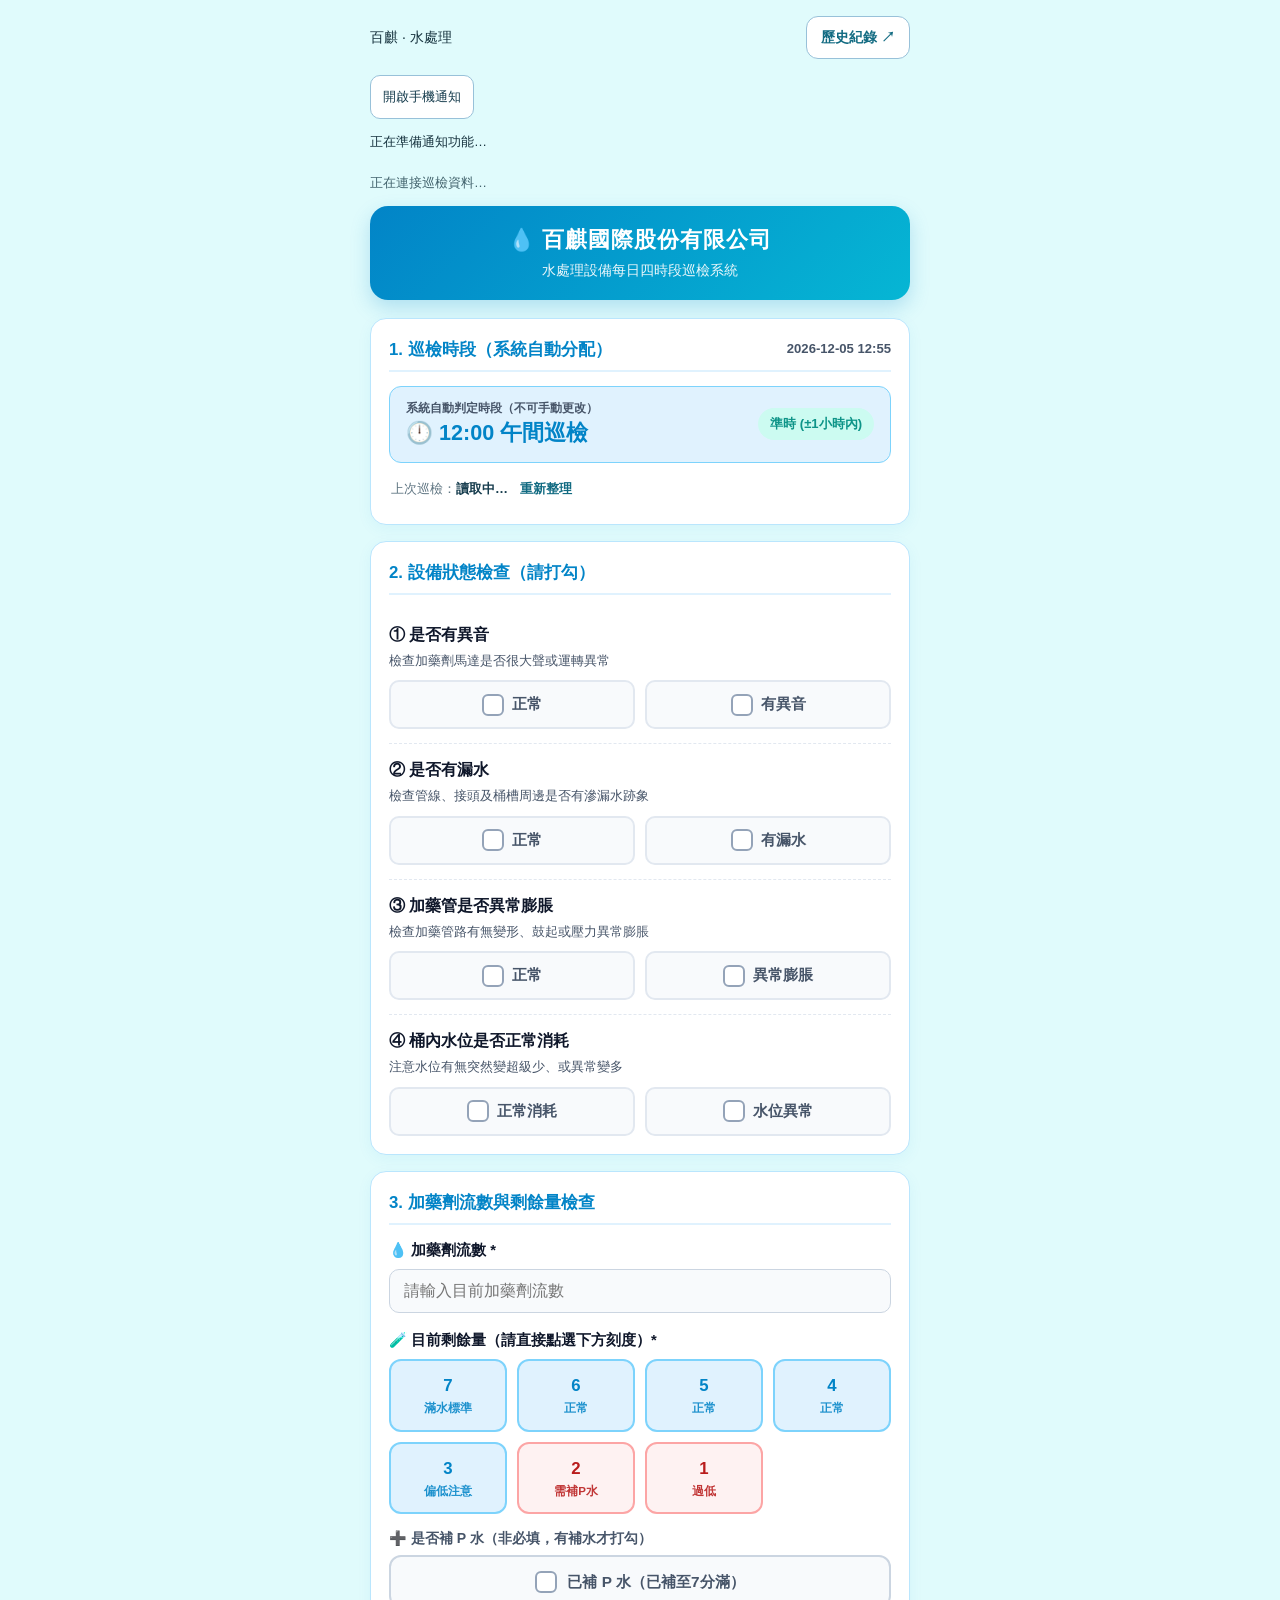
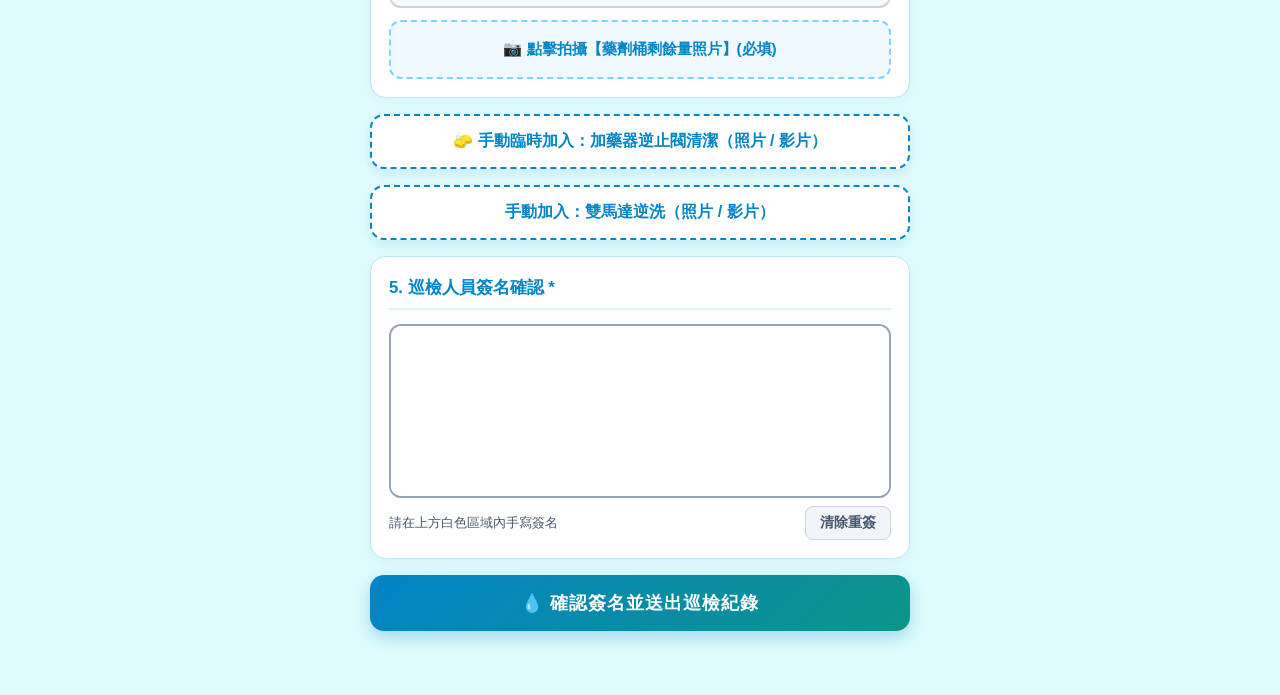
<file: index.html>
<!DOCTYPE html>
<html lang="zh-TW">
<head>
  <meta charset="UTF-8">
  <meta name="viewport" content="width=device-width, initial-scale=1.0, maximum-scale=1.0, user-scalable=no">
  <title>百麒國際股份有限公司 - 水處理巡檢系統</title>
  <style>
    :root {
      --bg-water: #F0F8FF;
      --bg-gradient: linear-gradient(160deg, #E0F4FF 0%, #F4FBFF 50%, #E6F7FF 100%);
      --card-bg: #FFFFFF;
      --aqua-primary: #0284C7;
      --aqua-light: #38BDF8;
      --aqua-soft: #E0F2FE;
      --teal-ok: #0D9488;
      --teal-soft: #CCFBF1;
      --coral-danger: #B91C1C;
      --coral-soft: #FEF2F2;
      --amber-warn: #D97706;
      --amber-soft: #FEF3C7;
      --text-main: #0F172A;
      --text-sub: #475569;
      --border-color: #BAE6FD;
    }

    * {
      box-sizing: border-box;
      -webkit-tap-highlight-color: transparent;
      font-family: -apple-system, BlinkMacSystemFont, "Segoe UI", Roboto, "Helvetica Neue", Arial, sans-serif;
    }

    body {
      margin: 0;
      padding: 16px;
      background: var(--bg-gradient);
      background-attachment: fixed;
      color: var(--text-main);
      line-height: 1.5;
    }

    .container {
      max-width: 540px;
      margin: 0 auto;
      padding-bottom: 48px;
    }

    header {
      text-align: center;
      margin-bottom: 18px;
      padding: 18px 16px;
      background: linear-gradient(135deg, #0284C7 0%, #06B6D4 100%);
      color: #FFFFFF;
      border-radius: 18px;
      box-shadow: 0 8px 20px rgba(2, 132, 199, 0.22);
    }

    header h1 {
      font-size: 1.35rem;
      margin: 0 0 4px 0;
      letter-spacing: 1px;
      font-weight: 800;
    }

    header p {
      margin: 0;
      font-size: 0.88rem;
      opacity: 0.92;
    }

    .card {
      background-color: var(--card-bg);
      border-radius: 16px;
      padding: 18px;
      margin-bottom: 16px;
      border: 1px solid var(--border-color);
      box-shadow: 0 4px 15px rgba(2, 132, 199, 0.06);
    }

    .section-title {
      font-size: 1.05rem;
      font-weight: 700;
      margin: 0 0 14px 0;
      color: var(--aqua-primary);
      display: flex;
      align-items: center;
      justify-content: space-between;
      gap: 8px;
      flex-wrap: wrap;
      border-bottom: 2px solid var(--aqua-soft);
      padding-bottom: 8px;
    }

    .auto-shift-banner {
      display: flex;
      align-items: center;
      justify-content: space-between;
      background: var(--aqua-soft);
      border: 1.5px solid #7DD3FC;
      border-radius: 12px;
      padding: 12px 16px;
      margin-bottom: 0;
    }

    .shift-info-left {
      display: flex;
      flex-direction: column;
    }

    .shift-label-small {
      font-size: 0.78rem;
      color: var(--text-sub);
      font-weight: 600;
    }

    .shift-value-large {
      font-size: 1.35rem;
      font-weight: 800;
      color: var(--aqua-primary);
    }

    .shift-status-pill {
      padding: 6px 12px;
      border-radius: 999px;
      font-size: 0.82rem;
      font-weight: 700;
      background-color: var(--teal-soft);
      color: var(--teal-ok);
    }

    .shift-status-pill.warn {
      background-color: var(--amber-soft);
      color: var(--amber-warn);
    }

    .shift-status-pill.danger {
      background-color: var(--coral-soft);
      color: var(--coral-danger);
    }

    .input-group {
      margin-bottom: 14px;
    }

    .input-group:last-child {
      margin-bottom: 0;
    }

    .input-group label {
      display: block;
      font-size: 0.92rem;
      font-weight: 600;
      margin-bottom: 8px;
      color: var(--text-main);
    }

    input[type="text"],
    input[type="number"],
    textarea,
    select {
      width: 100%;
      padding: 12px 14px;
      background-color: #F8FAFC;
      border: 1.5px solid #CBD5E1;
      border-radius: 10px;
      color: var(--text-main);
      font-size: 1rem;
      transition: all 0.2s;
    }

    input:focus, textarea:focus, select:focus {
      outline: none;
      border-color: var(--aqua-primary);
      background-color: #FFFFFF;
      box-shadow: 0 0 0 3px rgba(2, 132, 199, 0.15);
    }

    .check-item {
      padding: 14px 0;
      border-bottom: 1px dashed #E2E8F0;
    }

    .check-item:last-child {
      border-bottom: none;
      padding-bottom: 0;
    }

    .check-title {
      font-size: 1rem;
      font-weight: 700;
      margin-bottom: 4px;
      color: var(--text-main);
    }

    .check-desc {
      font-size: 0.82rem;
      color: var(--text-sub);
      margin-bottom: 10px;
    }

    .check-boxes {
      display: grid;
      grid-template-columns: 1fr 1fr;
      gap: 10px;
    }

    .box-option {
      display: block;
      width: 100%;
      margin: 0;
    }

    .box-input {
      display: none;
    }

    .box-label {
      display: flex;
      align-items: center;
      justify-content: center;
      gap: 8px;
      padding: 11px 10px;
      background-color: #F8FAFC;
      border: 2px solid #E2E8F0;
      border-radius: 10px;
      cursor: pointer;
      font-weight: 700;
      font-size: 0.95rem;
      color: var(--text-sub);
      transition: all 0.18s;
      width: 100%;
    }

    .box-tick {
      width: 22px;
      height: 22px;
      border: 2px solid #94A3B8;
      border-radius: 6px;
      display: inline-flex;
      align-items: center;
      justify-content: center;
      font-size: 14px;
      color: transparent;
      background-color: #FFFFFF;
    }

    .box-input.normal:checked + .box-label {
      border-color: var(--teal-ok);
      background-color: var(--teal-soft);
      color: #0F766E;
    }
    .box-input.normal:checked + .box-label .box-tick {
      background-color: var(--teal-ok);
      border-color: var(--teal-ok);
      color: #FFFFFF;
    }

    .box-input.abnormal:checked + .box-label {
      border-color: var(--coral-danger);
      background-color: var(--coral-soft);
      color: var(--coral-danger);
    }
    .box-input.abnormal:checked + .box-label .box-tick {
      background-color: var(--coral-danger);
      border-color: var(--coral-danger);
      color: #FFFFFF;
    }

    .refill-check-wrap {
      margin-top: 14px;
      margin-bottom: 12px;
    }

    .refill-check-input {
      display: none;
    }

    .refill-check-label {
      display: flex;
      align-items: center;
      justify-content: center;
      gap: 10px;
      padding: 13px 14px;
      background-color: #F8FAFC;
      border: 2px solid #CBD5E1;
      border-radius: 12px;
      cursor: pointer;
      font-weight: 700;
      font-size: 0.96rem;
      color: var(--text-sub);
      transition: all 0.2s;
      user-select: none;
    }

    .refill-check-input:checked + .refill-check-label {
      border-color: var(--teal-ok);
      background-color: var(--teal-soft);
      color: #0F766E;
      box-shadow: 0 3px 10px rgba(13, 148, 136, 0.18);
    }

    .refill-check-input:checked + .refill-check-label .box-tick {
      background-color: var(--teal-ok);
      border-color: var(--teal-ok);
      color: #FFFFFF;
    }

    .photo-upload-box {
      display: block;
      width: 100%;
      border: 2px dashed #7DD3FC;
      border-radius: 12px;
      padding: 16px;
      text-align: center;
      background-color: #F0F9FF;
      cursor: pointer;
      transition: all 0.2s;
      margin-top: 10px;
    }

    .photo-upload-box:hover {
      background-color: #E0F2FE;
    }

    .photo-upload-box.required-alert {
      border-color: var(--coral-danger);
      background-color: #FEF2F2;
    }

    .photo-upload-box input[type="file"] {
      display: none;
    }

    .upload-btn-text {
      font-size: 0.95rem;
      color: var(--aqua-primary);
      font-weight: 700;
      display: block;
    }

    .photo-upload-box.required-alert .upload-btn-text {
      color: var(--coral-danger);
    }

    .preview-img {
      max-width: 100%;
      max-height: 220px;
      border-radius: 10px;
      margin-top: 10px;
      display: none;
      box-shadow: 0 2px 8px rgba(0,0,0,0.12);
    }

    .multi-media-grid {
      display: grid;
      grid-template-columns: repeat(auto-fill, minmax(110px, 1fr));
      gap: 8px;
      margin-top: 10px;
    }

    .media-thumb-card {
      position: relative;
      background: #FFFFFF;
      border: 1.5px solid #BAE6FD;
      border-radius: 10px;
      padding: 4px;
      box-shadow: 0 2px 6px rgba(0,0,0,0.08);
    }

    .media-thumb-card img,
    .media-thumb-card video {
      width: 100%;
      height: 92px;
      object-fit: cover;
      border-radius: 7px;
      display: block;
      background: #0F172A;
    }

    .media-type-badge {
      position: absolute;
      bottom: 8px;
      left: 8px;
      background: rgba(15, 23, 42, 0.78);
      color: #FFFFFF;
      font-size: 0.68rem;
      font-weight: 700;
      padding: 2px 6px;
      border-radius: 5px;
    }

    .media-remove-btn {
      position: absolute;
      top: -6px;
      right: -6px;
      width: 22px;
      height: 22px;
      border-radius: 50%;
      background: var(--coral-danger);
      color: #FFFFFF;
      border: 2px solid #FFFFFF;
      font-size: 12px;
      font-weight: 800;
      line-height: 1;
      cursor: pointer;
      display: flex;
      align-items: center;
      justify-content: center;
      box-shadow: 0 2px 5px rgba(0,0,0,0.25);
    }

    .level-grid {
      display: grid;
      grid-template-columns: repeat(4, 1fr);
      gap: 10px;
      margin-bottom: 6px;
    }

    .level-btn {
      padding: 12px 6px;
      border-radius: 12px;
      background-color: var(--aqua-soft);
      border: 2px solid #7DD3FC;
      color: var(--aqua-primary);
      font-weight: 800;
      font-size: 1.05rem;
      cursor: pointer;
      user-select: none;
      text-align: center;
      transition: all 0.18s;
      display: flex;
      flex-direction: column;
      align-items: center;
      justify-content: center;
      gap: 2px;
    }

    .level-btn .sub-tag {
      font-size: 0.72rem;
      font-weight: 700;
      opacity: 0.88;
    }

    .level-btn.low-btn {
      background-color: #FEF2F2;
      border-color: #FCA5A5;
      color: var(--coral-danger);
    }

    .level-btn.selected-normal {
      background-color: var(--aqua-primary);
      border-color: var(--aqua-primary);
      color: #FFFFFF;
      box-shadow: 0 4px 12px rgba(2, 132, 199, 0.35);
      transform: translateY(-1px);
    }

    .level-btn.low-btn.selected-low {
      background-color: var(--coral-danger);
      border-color: var(--coral-danger);
      color: #FFFFFF;
      box-shadow: 0 4px 12px rgba(225, 29, 72, 0.35);
      transform: translateY(-1px);
    }

    .pwater-alert {
      display: none;
      margin-top: 12px;
      margin-bottom: 12px;
      padding: 14px 16px;
      border-radius: 12px;
      background-color: var(--coral-soft);
      border: 2px solid var(--coral-danger);
      color: var(--coral-danger);
      font-weight: 800;
      font-size: 1.02rem;
      text-align: center;
      line-height: 1.5;
      animation: pulseAlert 1.5s infinite;
    }

    @keyframes pulseAlert {
      0% { transform: scale(1); }
      50% { transform: scale(1.02); }
      100% { transform: scale(1); }
    }

    .manual-valve-btn-wrap {
      display: block;
      margin-bottom: 16px;
    }

    .manual-valve-btn {
      width: 100%;
      padding: 15px 16px;
      border-radius: 14px;
      border: 2px dashed #0284C7;
      background-color: #FFFFFF;
      color: var(--aqua-primary);
      font-size: 1rem;
      font-weight: 800;
      cursor: pointer;
      display: flex;
      align-items: center;
      justify-content: center;
      gap: 8px;
      box-shadow: 0 4px 12px rgba(2, 132, 199, 0.12);
      transition: all 0.2s;
    }

    .manual-valve-btn:active {
      transform: scale(0.99);
      background-color: var(--aqua-soft);
    }

    .valve-card {
      display: none;
      border: 2.5px solid #0284C7;
      background: linear-gradient(180deg, #FFFFFF 0%, #F0F9FF 100%);
      position: relative;
    }

    .cancel-manual-valve-btn {
      padding: 5px 11px;
      border-radius: 8px;
      border: 1.5px solid #94A3B8;
      background-color: #F1F5F9;
      color: #475569;
      font-size: 0.8rem;
      font-weight: 700;
      cursor: pointer;
    }

    .valve-lock-notice {
      background-color: #FEF2F2;
      border: 1.5px solid #FCA5A5;
      color: var(--coral-danger);
      font-size: 0.85rem;
      font-weight: 700;
      padding: 10px 12px;
      border-radius: 10px;
      margin-bottom: 12px;
    }

    .valve-slot-card {
      background-color: #FFFFFF;
      border: 1.5px solid #BAE6FD;
      border-radius: 12px;
      padding: 12px;
      margin-bottom: 12px;
    }

    .valve-slot-card.missing-slot {
      border-color: var(--coral-danger);
      background-color: #FFF9FA;
    }

    .valve-slot-header {
      display: flex;
      justify-content: space-between;
      align-items: center;
      margin-bottom: 8px;
      font-weight: 700;
      font-size: 0.92rem;
      color: var(--aqua-primary);
    }

    .valve-slot-card.missing-slot .valve-slot-header {
      color: var(--coral-danger);
    }

    .valve-sub-title {
      font-size: 0.98rem;
      font-weight: 800;
      color: var(--aqua-primary);
      margin: 14px 0 8px 0;
    }

    .sig-wrapper {
      border: 2px solid #94A3B8;
      border-radius: 12px;
      background-color: #FFFFFF;
      overflow: hidden;
      position: relative;
    }

    #signatureCanvas {
      width: 100%;
      height: 170px;
      display: block;
      touch-action: none;
      cursor: crosshair;
    }

    .sig-actions {
      display: flex;
      justify-content: space-between;
      align-items: center;
      margin-top: 8px;
    }

    .clear-sig-btn {
      padding: 7px 14px;
      border-radius: 8px;
      border: 1px solid #CBD5E1;
      background-color: #F1F5F9;
      color: var(--text-sub);
      font-weight: 600;
      font-size: 0.85rem;
      cursor: pointer;
    }

    #abnormalSection {
      display: none;
      border: 2px solid var(--coral-danger);
      background-color: #FFF5F5;
    }

    .submit-btn {
      width: 100%;
      padding: 16px;
      background: linear-gradient(135deg, #0284C7 0%, #0D9488 100%);
      color: #FFFFFF;
      border: none;
      border-radius: 14px;
      font-size: 1.1rem;
      font-weight: 800;
      cursor: pointer;
      letter-spacing: 1px;
      box-shadow: 0 6px 16px rgba(2, 132, 199, 0.3);
    }

    .submit-btn:disabled {
      opacity: 0.55;
      cursor: not-allowed;
    }

    .status-msg {
      margin-top: 14px;
      padding: 14px;
      border-radius: 12px;
      text-align: center;
      display: none;
      font-weight: 700;
    }

    .status-msg.success {
      display: block;
      background-color: var(--teal-soft);
      color: #0F766E;
      border: 1px solid #5EEAD4;
    }

    .status-msg.error {
      display: block;
      background-color: var(--coral-soft);
      color: var(--coral-danger);
      border: 1px solid #FCA5A5;
    }
  </style>
<link rel="stylesheet" href="app.css?v=20261120-rules2">
<script src="config.js"></script><script src="transport.js?v=20261120-4"></script><script src="history-core.js?v=20261120-rules2"></script><script src="inspection.js?v=20261120-rules2" defer></script>
<link rel="manifest" href="manifest.webmanifest">
<meta name="apple-mobile-web-app-capable" content="yes">
<meta name="apple-mobile-web-app-title" content="水處理巡檢">
<script src="push.js?v=1" defer></script>
<script src="https://cdn.onesignal.com/sdks/web/v16/OneSignalSDK.page.js" defer></script>
</head>
<body>

<div class="container">
  <nav class="top-nav"><span>百麒 · 水處理</span><a href="history.html">歷史紀錄 ↗</a></nav>
<div style="margin:12px 0;font-size:13px"><button id="enablePush" type="button" style="padding:12px;border:1px solid #98c1d9;border-radius:10px;background:white;color:#173d4e" disabled>開啟手機通知</button><p id="pushStatus" role="status">正在準備通知功能…</p></div>
<div id="connectionStatus" class="connection-status" role="status">正在連接巡檢資料…</div><header>
    <h1>💧 百麒國際股份有限公司</h1>
    <p>水處理設備每日四時段巡檢系統</p>
  </header>

  <form id="inspectionForm" onsubmit="handleSubmit(event)">
    <!-- 1. 自動分配時段 -->
    <div class="card">
      <div class="section-title">
        <span>1. 巡檢時段（系統自動分配）</span>
        <span id="currentDateTime" style="font-size: 0.82rem; color: var(--text-sub); font-weight: 600;"></span>
      </div>

      <div class="auto-shift-banner">
        <div class="shift-info-left">
          <span class="shift-label-small">系統自動判定時段（不可手動更改）</span>
          <span class="shift-value-large" id="autoShiftDisplay">計算中...</span>
        </div>
        <span id="shiftStatusPill" class="shift-status-pill">判定中</span>
      </div>
      <p class="last-inspection-inline" aria-live="polite">上次巡檢：<strong id="lastInspectionTime">讀取中…</strong><button type="button" onclick="refreshLastInspection()" aria-label="重新整理上次巡檢時間">重新整理</button></p>
    </div>

    <!-- 2. 設備狀態打勾檢查 (4項) -->
    <div class="card">
      <div class="section-title">2. 設備狀態檢查（請打勾）</div>

      <!-- ① 是否有異音 -->
      <div class="check-item">
        <div class="check-title">① 是否有異音</div>
        <div class="check-desc">檢查加藥劑馬達是否很大聲或運轉異常</div>
        <div class="check-boxes">
          <label class="box-option">
            <input type="radio" name="noiseCheck" value="正常(無異音)" class="box-input normal" onchange="checkAbnormalState()" required>
            <div class="box-label"><span class="box-tick">✓</span> 正常</div>
          </label>
          <label class="box-option">
            <input type="radio" name="noiseCheck" value="異常(有異音)" class="box-input abnormal" onchange="checkAbnormalState()">
            <div class="box-label"><span class="box-tick">!</span> 有異音</div>
          </label>
        </div>
      </div>

      <!-- ② 是否有漏水 -->
      <div class="check-item">
        <div class="check-title">② 是否有漏水</div>
        <div class="check-desc">檢查管線、接頭及桶槽周邊是否有滲漏水跡象</div>
        <div class="check-boxes">
          <label class="box-option">
            <input type="radio" name="leakCheck" value="正常(無漏水)" class="box-input normal" onchange="checkAbnormalState()" required>
            <div class="box-label"><span class="box-tick">✓</span> 正常</div>
          </label>
          <label class="box-option">
            <input type="radio" name="leakCheck" value="異常(有漏水)" class="box-input abnormal" onchange="checkAbnormalState()">
            <div class="box-label"><span class="box-tick">!</span> 有漏水</div>
          </label>
        </div>
      </div>

      <!-- ③ 加藥管是否異常膨脹 -->
      <div class="check-item">
        <div class="check-title">③ 加藥管是否異常膨脹</div>
        <div class="check-desc">檢查加藥管路有無變形、鼓起或壓力異常膨脹</div>
        <div class="check-boxes">
          <label class="box-option">
            <input type="radio" name="pipeCheck" value="正常(無膨脹)" class="box-input normal" onchange="checkAbnormalState()" required>
            <div class="box-label"><span class="box-tick">✓</span> 正常</div>
          </label>
          <label class="box-option">
            <input type="radio" name="pipeCheck" value="異常(管路膨脹)" class="box-input abnormal" onchange="checkAbnormalState()">
            <div class="box-label"><span class="box-tick">!</span> 異常膨脹</div>
          </label>
        </div>
      </div>

      <!-- ④ 桶內水位是否正常消耗 -->
      <div class="check-item">
        <div class="check-title">④ 桶內水位是否正常消耗</div>
        <div class="check-desc">注意水位有無突然變超級少、或異常變多</div>
        <div class="check-boxes">
          <label class="box-option">
            <input type="radio" name="waterLevelCheck" value="正常消耗" class="box-input normal" onchange="checkAbnormalState()" required>
            <div class="box-label"><span class="box-tick">✓</span> 正常消耗</div>
          </label>
          <label class="box-option">
            <input type="radio" name="waterLevelCheck" value="異常(突減或變多)" class="box-input abnormal" onchange="checkAbnormalState()">
            <div class="box-label"><span class="box-tick">!</span> 水位異常</div>
          </label>
        </div>
      </div>
    </div>

    <!-- 異常強制拍照區 -->
    <div id="abnormalSection" class="card">
      <div class="section-title" style="color: var(--coral-danger); border-bottom-color: #FECACA;">
        <span>⚠️ 發現異常項目 - 請務必拍照與說明</span>
      </div>
      <div class="input-group">
        <label for="notes">異常狀況補充說明 *</label>
        <textarea id="notes" rows="2" placeholder="請簡述異常位置或狀況（例如：馬達大聲、水位突然降到底）"></textarea>
      </div>
      <label class="photo-upload-box required-alert">
        <input type="file" id="abnormalPhotoInput" accept="image/*" capture="environment" onchange="handleImageSelect(event, 'abnormalPreview', 'abnormal')">
        <span class="upload-btn-text" id="abnormalUploadText">📷 點擊拍攝【異常部位照片】(必填)</span>
        <img id="abnormalPreview" class="preview-img" alt="異常照片預覽">
      </label>
    </div>

    <!-- 3. 加藥劑流數 ＆ 藥劑剩餘量紀錄 ＆ 是否補P水 -->
    <div class="card">
      <div class="section-title">3. 加藥劑流數與剩餘量檢查</div>

      <div class="input-group">
        <label for="chemicalFlowRate">💧 加藥劑流數 *</label>
        <input type="text" id="chemicalFlowRate" placeholder="請輸入目前加藥劑流數" required>
      </div>

      <div class="input-group" style="margin-top: 16px;">
        <label>🧪 目前剩餘量（請直接點選下方刻度）*</label>
        <div class="level-grid">
          <div class="level-btn" data-level="7" onclick="selectLevel(7)">
            <span>7</span>
            <span class="sub-tag">滿水標準</span>
          </div>
          <div class="level-btn" data-level="6" onclick="selectLevel(6)">
            <span>6</span>
            <span class="sub-tag">正常</span>
          </div>
          <div class="level-btn" data-level="5" onclick="selectLevel(5)">
            <span>5</span>
            <span class="sub-tag">正常</span>
          </div>
          <div class="level-btn" data-level="4" onclick="selectLevel(4)">
            <span>4</span>
            <span class="sub-tag">正常</span>
          </div>
          <div class="level-btn" data-level="3" onclick="selectLevel(3)">
            <span>3</span>
            <span class="sub-tag">偏低注意</span>
          </div>
          <div class="level-btn low-btn" data-level="2" onclick="selectLevel(2)">
            <span>2</span>
            <span class="sub-tag">需補P水</span>
          </div>
          <div class="level-btn low-btn" data-level="1" onclick="selectLevel(1)">
            <span>1</span>
            <span class="sub-tag">過低</span>
          </div>
        </div>
        <input type="hidden" id="remainingAmount" value="">
      </div>

      <div id="pwaterAlertBox" class="pwater-alert">
        🚨 警示：藥劑剩餘量已達 2（或更低），請立即補 P 水！+2桶P水 補水至7分
      </div>

      <div class="refill-check-wrap">
        <label style="display:block; font-size:0.88rem; color:var(--text-sub); margin-bottom:6px; font-weight:600;">
          ➕ 是否補 P 水（非必填，有補水才打勾）
        </label>
        <label style="display:block;">
          <input type="checkbox" id="pWaterRefilledCheck" class="refill-check-input">
          <div class="refill-check-label">
            <span class="box-tick">✓</span>
            <span>已補 P 水（已補至7分滿）</span>
          </div>
        </label>
      </div>

      <label class="photo-upload-box">
        <input type="file" id="remainingPhotoInput" accept="image/*" capture="environment" onchange="handleImageSelect(event, 'remainingPreview', 'remaining')">
        <span class="upload-btn-text" id="remainingUploadText">📷 點擊拍攝【藥劑桶剩餘量照片】(必填)</span>
        <img id="remainingPreview" class="preview-img" alt="剩餘量照片預覽">
      </label>
    </div>

    <!-- 4-A. 非強制時段顯示的手動臨時開啟按鍵 -->
    <div id="manualValveBtnWrap" class="manual-valve-btn-wrap">
      <button type="button" class="manual-valve-btn" onclick="openValveCardManually()">
        🧽 手動臨時加入：加藥器逆止閥清潔（照片 / 影片）
      </button>
    </div>

    <!-- 4-B. 加藥器逆止閥清潔卡片（清潔日收尾時段自動跳出，或點擊上方手動按鍵臨時加入） -->
    <div class="card valve-card" id="valveSectionCard">
      <div class="section-title">
        <span>4. 加藥器逆止閥清潔（照片 / 影片不限數量）</span>
        <div style="display:flex; align-items:center; gap:6px;">
          <span id="valveDueBadge" class="shift-status-pill danger">🔒 強制紀錄鎖定中</span>
          <button type="button" id="cancelManualValveBtn" class="cancel-manual-valve-btn" onclick="cancelManualValveCard()" style="display:none;">取消關閉</button>
        </div>
      </div>

      <div class="valve-lock-notice" id="valveLockNotice">
        ⚠️ 此清潔卡片已啟動！每個項目至少需上傳 1 個檔案（支援照片或影片，可連續多選或不限數量追加），完成後才可儲存或離開畫面。
      </div>

      <div id="valvePhotoContainer">
        <!-- 逆止閥 (一) -->
        <div class="valve-sub-title">🔹 逆止閥 (一)</div>

        <div class="valve-slot-card missing-slot" id="slotCard_v1Before">
          <div class="valve-slot-header">
            <span>① 逆止閥 1【清潔前】*</span>
            <span id="countBadge_v1Before" style="font-size:0.8rem;">尚未上傳 (0)</span>
          </div>
          <label class="photo-upload-box" style="margin-top:0; padding:12px;">
            <input type="file" accept="image/*,video/*" multiple onchange="handleMultiMediaSelect(event, 'v1Before')">
            <span class="upload-btn-text" style="font-size:0.9rem;">📷 / 🎥 點擊拍攝或選擇【照片 / 影片】（不限數量）</span>
          </label>
          <div class="multi-media-grid" id="grid_v1Before"></div>
        </div>

        <div class="valve-slot-card missing-slot" id="slotCard_v1After">
          <div class="valve-slot-header">
            <span>② 逆止閥 1【清潔後】*</span>
            <span id="countBadge_v1After" style="font-size:0.8rem;">尚未上傳 (0)</span>
          </div>
          <label class="photo-upload-box" style="margin-top:0; padding:12px;">
            <input type="file" accept="image/*,video/*" multiple onchange="handleMultiMediaSelect(event, 'v1After')">
            <span class="upload-btn-text" style="font-size:0.9rem;">📷 / 🎥 點擊拍攝或選擇【照片 / 影片】（不限數量）</span>
          </label>
          <div class="multi-media-grid" id="grid_v1After"></div>
        </div>

        <!-- 逆止閥 (二) -->
        <div class="valve-sub-title">🔹 逆止閥 (二)</div>

        <div class="valve-slot-card missing-slot" id="slotCard_v2Before">
          <div class="valve-slot-header">
            <span>③ 逆止閥 2【清潔前】*</span>
            <span id="countBadge_v2Before" style="font-size:0.8rem;">尚未上傳 (0)</span>
          </div>
          <label class="photo-upload-box" style="margin-top:0; padding:12px;">
            <input type="file" accept="image/*,video/*" multiple onchange="handleMultiMediaSelect(event, 'v2Before')">
            <span class="upload-btn-text" style="font-size:0.9rem;">📷 / 🎥 點擊拍攝或選擇【照片 / 影片】（不限數量）</span>
          </label>
          <div class="multi-media-grid" id="grid_v2Before"></div>
        </div>

        <div class="valve-slot-card missing-slot" id="slotCard_v2After">
          <div class="valve-slot-header">
            <span>④ 逆止閥 2【清潔後】*</span>
            <span id="countBadge_v2After" style="font-size:0.8rem;">尚未上傳 (0)</span>
          </div>
          <label class="photo-upload-box" style="margin-top:0; padding:12px;">
            <input type="file" accept="image/*,video/*" multiple onchange="handleMultiMediaSelect(event, 'v2After')">
            <span class="upload-btn-text" style="font-size:0.9rem;">📷 / 🎥 點擊拍攝或選擇【照片 / 影片】（不限數量）</span>
          </label>
          <div class="multi-media-grid" id="grid_v2After"></div>
        </div>
      </div>
    </div>

<div class="manual-valve-btn-wrap" id="manualMotorWrap"><button type="button" class="manual-valve-btn" onclick="openMotor()">手動加入：雙馬達逆洗（照片 / 影片）</button></div>
<div class="card" id="motorCard" style="display:none"><div class="section-title">雙馬達逆洗 <button type="button" id="cancelMotor" class="cancel-manual-valve-btn" onclick="closeMotor()">取消關閉</button></div><p id="motorNotice">每兩天一次，僅收尾強制；至少上傳一個照片或影片。</p>
<div class="valve-slot-card missing-slot" id="slotCard_motor"><span id="countBadge_motor">尚未上傳 (0)</span><label class="photo-upload-box"><input type="file" accept="image/*,video/*" multiple onchange="handleMultiMediaSelect(event,'motor')"><span class="upload-btn-text">上傳雙馬達逆洗照片／影片</span></label><div class="multi-media-grid" id="grid_motor"></div></div></div>
    <!-- 5. 巡檢人員手寫簽名 -->
    <div class="card">
      <div class="section-title">5. 巡檢人員簽名確認 *</div>
      <div class="sig-wrapper">
        <canvas id="signatureCanvas"></canvas>
      </div>
      <div class="sig-actions">
        <span style="font-size:0.82rem; color:var(--text-sub);">請在上方白色區域內手寫簽名</span>
        <button type="button" class="clear-sig-btn" onclick="clearSignature()">清除重簽</button>
      </div>
    </div>

    <button type="submit" class="submit-btn" id="submitBtn">💧 確認簽名並送出巡檢紀錄</button>
    <div id="statusMsg" class="status-msg"></div>
  </form>
</div>

<script>
  const photoStore = {
    abnormal: "",
    remaining: ""
  };

  const valveMediaStore = {
    motor: [],
    v1Before: [],
    v1After: [],
    v2Before: [],
    v2After: []
  };

  let assignedShift = "收尾";
  let assignedTimeStatus = "正常";
  let selectedLevelNumber = null;
  let hasSignature = false;
  let isValveCardActive = false;
  let isManuallyOpenedValve = false;
  let isSubmittingDone = false;
  let sigCanvas, sigCtx;

  window.onload = function() {
    initSignaturePad();
    updateTimeAndAutoShift();
    setInterval(updateTimeAndAutoShift, 5000);
    setupExitLockGuard();
  };


  let motorManual=false,motorActive=false;
  function motorDue(){
    const days=Math.round((Date.parse(WaterHistory.clock().date+'T00:00:00+08:00')-Date.parse('2026-11-16T00:00:00+08:00'))/86400000);
    return days>=0&&days%2===0&&assignedShift==='收尾';
  }
  function evaluateMotor(){
    motorActive=motorManual||motorDue();
    document.getElementById('motorCard').style.display=motorActive?'block':'none';
    document.getElementById('manualMotorWrap').style.display=motorActive?'none':'block';
    document.getElementById('cancelMotor').style.display=motorDue()?'none':'inline-block';
    document.getElementById('motorNotice').textContent=motorDue()?'本日收尾需完成雙馬達逆洗，至少上傳一個照片或影片。':'手動雙馬達逆洗：至少上傳一個照片或影片。';
  }
  function openMotor(){motorManual=true;evaluateMotor();document.getElementById('motorCard').scrollIntoView({behavior:'smooth'});}
  function closeMotor(){if(motorDue())return;motorManual=false;valveMediaStore.motor=[];renderValveMediaGrid('motor');evaluateMotor();}

  function setupExitLockGuard() {
    window.addEventListener("beforeunload", function (e) {
      if (isValveCardActive && !isSubmittingDone) {
        const msg = "⚠️ 加藥器逆止閥清潔卡片尚未完成拍照/錄影並儲存，不能退出畫面！";
        e.preventDefault();
        e.returnValue = msg;
        return msg;
      }
    });

    history.pushState(null, document.title, location.href);
    window.addEventListener("popstate", function () {
      if (isValveCardActive && !isSubmittingDone) {
        history.pushState(null, document.title, location.href);
        alert("⚠️ 逆止閥清潔卡片已出現！必須完成 4 個清潔項目上傳並儲存，不能退出畫面！");
      }
    });
  }

  function updateTimeAndAutoShift() {
    const clock = WaterHistory.clock();
    const yyyy = clock.year;
    const mm = String(clock.month).padStart(2, '0');
    const dd = String(clock.day).padStart(2, '0');
    const hh = String(clock.hour).padStart(2, '0');
    const min = String(clock.minute).padStart(2, '0');

    document.getElementById("currentDateTime").textContent = `${yyyy}-${mm}-${dd} ${hh}:${min}`;

    const totalMins = clock.minutes;
    const shiftDisplay = document.getElementById("autoShiftDisplay");
    const statusPill = document.getElementById("shiftStatusPill");

    if (totalMins >= 1080) {
      assignedShift = "收尾";
      assignedTimeStatus = "正常(18:00後收尾)";
      shiftDisplay.textContent = "🌙 收尾時段";
      statusPill.className = "shift-status-pill";
      statusPill.textContent = "18:00 後自動收尾";
    } else if (totalMins >= 300 && totalMins <= 420) {
      assignedShift = "06:00";
      assignedTimeStatus = "準時(05:00-07:00)";
      shiftDisplay.textContent = "☀️ 06:00 早班巡檢";
      statusPill.className = "shift-status-pill";
      statusPill.textContent = "準時 (±1小時內)";
    } else if (totalMins >= 660 && totalMins <= 780) {
      assignedShift = "12:00";
      assignedTimeStatus = "準時(11:00-13:00)";
      shiftDisplay.textContent = "🕛 12:00 午間巡檢";
      statusPill.className = "shift-status-pill";
      statusPill.textContent = "準時 (±1小時內)";
    } else if (totalMins >= 960 && totalMins < 1080) {
      assignedShift = "17:00";
      assignedTimeStatus = "準時(16:00-18:00)";
      shiftDisplay.textContent = "🌇 17:00 傍晚巡檢";
      statusPill.className = "shift-status-pill";
      statusPill.textContent = "準時 (±1小時內)";
    } else {
      if (totalMins < 540) {
        assignedShift = "06:00";
      } else if (totalMins < 870) {
        assignedShift = "12:00";
      } else {
        assignedShift = "17:00";
      }
      assignedTimeStatus = `跨時段補登(${hh}:${min})`;
      shiftDisplay.textContent = `⏰ ${assignedShift} 時段 (補登)`;
      statusPill.className = "shift-status-pill warn";
      statusPill.textContent = "非正負1小時內";
    }

    evaluateValveScheduleByStartDate();
    evaluateMotor();
  }

  function evaluateValveScheduleByStartDate() {
    if (isManuallyOpenedValve) {
      return;
    }

    const todayMidnight = Date.parse(WaterHistory.clock().date+'T00:00:00+08:00');
    const firstCleanMidnight = Date.parse('2026-11-16T00:00:00+08:00');
    const diffDays = Math.round((todayMidnight - firstCleanMidnight) / 86400000);

    const isScheduledCleanDay = (diffDays >= 0 && diffDays % 2 === 0);

    if (isScheduledCleanDay && assignedShift === "收尾") {
      showValveCard(true, "排程清潔日・收尾時段強制清潔", false);
    } else {
      showValveCard(false, "", false);
    }
  }

  function showValveCard(showCard, badgeText, allowCancel) {
    const card = document.getElementById("valveSectionCard");
    const btnWrap = document.getElementById("manualValveBtnWrap");
    const badge = document.getElementById("valveDueBadge");
    const cancelBtn = document.getElementById("cancelManualValveBtn");

    if (showCard) {
      isValveCardActive = true;
      card.style.display = "block";
      btnWrap.style.display = "none";
      cancelBtn.style.display = allowCancel ? "inline-block" : "none";
      const allReady = areAllValveSlotsFilled();
      if (badgeText && !allReady) {
        badge.className = "shift-status-pill danger";
        badge.textContent = "🔒 " + badgeText;
      }
    } else {
      isValveCardActive = false;
      card.style.display = "none";
      btnWrap.style.display = "block";
      cancelBtn.style.display = "none";
    }
  }

  function openValveCardManually() {
    isManuallyOpenedValve = true;
    showValveCard(true, "手動開啟清潔卡片 (不限數量)", true);
    document.getElementById("valveSectionCard").scrollIntoView({ behavior: "smooth", block: "center" });
  }

  function cancelManualValveCard() {
    isManuallyOpenedValve = false;
    Object.keys(valveMediaStore).forEach(k => {
      valveMediaStore[k] = [];
      renderValveMediaGrid(k);
    });
    evaluateValveScheduleByStartDate();
  }

  function areAllValveSlotsFilled() {
    return (
      valveMediaStore.v1Before.length > 0 &&
      valveMediaStore.v1After.length > 0 &&
      valveMediaStore.v2Before.length > 0 &&
      valveMediaStore.v2After.length > 0
    );
  }

  function handleMultiMediaSelect(event, slotKey) {
    const files = Array.from(event.target.files || []);
    if (files.length === 0) return;

    files.forEach(file => {
      if (file.type.startsWith("video/")) {
        const maxVideoBytes = 35 * 1024 * 1024;
        if (file.size > maxVideoBytes) {
          alert(`⚠️ 影片「${file.name}」超過 35MB，建議縮短錄影秒數（約 10~15 秒內）再上傳！`);
          return;
        }
        const reader = new FileReader();
        reader.onload = function(e) {
          valveMediaStore[slotKey].push({
            kind: "video",
            name: file.name || "video.mp4",
            mimeType: file.type || "video/mp4",
            dataUrl: e.target.result
          });
          renderValveMediaGrid(slotKey);
          updateValveLockStatusUI();
        };
        reader.readAsDataURL(file);
      } else if (file.type.startsWith("image/")) {
        const reader = new FileReader();
        reader.onload = function(e) {
          const img = new Image();
          img.onload = function() {
            const canvas = document.createElement('canvas');
            const maxDim = 1100;
            let width = img.width;
            let height = img.height;

            if (width > height && width > maxDim) {
              height = Math.round((height * maxDim) / width);
              width = maxDim;
            } else if (height > maxDim) {
              width = Math.round((width * maxDim) / height);
              height = maxDim;
            }

            canvas.width = width;
            canvas.height = height;
            const ctx = canvas.getContext('2d');
            ctx.drawImage(img, 0, 0, width, height);

            const compressedUrl = canvas.toDataURL('image/jpeg', 0.76);
            valveMediaStore[slotKey].push({
              kind: "image",
              name: file.name || "photo.jpg",
              mimeType: "image/jpeg",
              dataUrl: compressedUrl
            });
            renderValveMediaGrid(slotKey);
            updateValveLockStatusUI();
          };
          img.src = e.target.result;
        };
        reader.readAsDataURL(file);
      }
    });

    event.target.value = "";
  }

  function removeValveMedia(slotKey, index) {
    valveMediaStore[slotKey].splice(index, 1);
    renderValveMediaGrid(slotKey);
    updateValveLockStatusUI();
  }

  function renderValveMediaGrid(slotKey) {
    const grid = document.getElementById("grid_" + slotKey);
    const badge = document.getElementById("countBadge_" + slotKey);
    const slotCard = document.getElementById("slotCard_" + slotKey);
    const list = valveMediaStore[slotKey];

    if (list.length === 0) {
      badge.textContent = "尚未上傳 (0)";
      slotCard.classList.add("missing-slot");
      grid.innerHTML = "";
      return;
    }

    const imgCount = list.filter(x => x.kind === "image").length;
    const vidCount = list.filter(x => x.kind === "video").length;
    badge.textContent = `✓ 已選 ${list.length} 個檔案 (${imgCount}圖 / ${vidCount}影)`;
    slotCard.classList.remove("missing-slot");

    grid.innerHTML = list.map((item, idx) => {
      if (item.kind === "video") {
        return `
          <div class="media-thumb-card">
            <video src="${item.dataUrl}" muted playsinline preload="metadata"></video>
            <span class="media-type-badge">🎥 影片</span>
            <button type="button" class="media-remove-btn" onclick="removeValveMedia('${slotKey}', ${idx})">✕</button>
          </div>
        `;
      } else {
        return `
          <div class="media-thumb-card">
            <img src="${item.dataUrl}" alt="預覽圖">
            <span class="media-type-badge">📷 照片</span>
            <button type="button" class="media-remove-btn" onclick="removeValveMedia('${slotKey}', ${idx})">✕</button>
          </div>
        `;
      }
    }).join("");
  }

  function updateValveLockStatusUI() {
    if (!isValveCardActive) return;
    const allReady = areAllValveSlotsFilled();
    const notice = document.getElementById("valveLockNotice");
    const badge = document.getElementById("valveDueBadge");

    if (allReady) {
      const totalFiles =
        valveMediaStore.v1Before.length +
        valveMediaStore.v1After.length +
        valveMediaStore.v2Before.length +
        valveMediaStore.v2After.length;
      notice.style.backgroundColor = "#CCFBF1";
      notice.style.borderColor = "#5EEAD4";
      notice.style.color = "#0F766E";
      notice.textContent = `✓ 4 個逆止閥清潔項目皆已上傳（共 ${totalFiles} 個照片/影片檔案，可繼續追加）！請完成簽名後送出。`;
      badge.className = "shift-status-pill";
      badge.textContent = `✓ 已上傳 ${totalFiles} 個檔案`;
    } else {
      notice.style.backgroundColor = "#FEF2F2";
      notice.style.borderColor = "#FCA5A5";
      notice.style.color = "#B91C1C";
      notice.textContent = "⚠️ 此清潔卡片已啟動！每個項目至少需上傳 1 個檔案（支援照片或影片，可連續多選或不限數量追加），完成後才可儲存或離開畫面。";
      badge.className = "shift-status-pill danger";
      badge.textContent = "🔒 尚有項目未上傳";
    }
  }

  function checkAbnormalState() {
    const noiseVal = document.querySelector('input[name="noiseCheck"]:checked')?.value || "";
    const leakVal = document.querySelector('input[name="leakCheck"]:checked')?.value || "";
    const pipeVal = document.querySelector('input[name="pipeCheck"]:checked')?.value || "";
    const waterVal = document.querySelector('input[name="waterLevelCheck"]:checked')?.value || "";

    const hasAbnormal =
      noiseVal.includes("異常") ||
      leakVal.includes("異常") ||
      pipeVal.includes("異常") ||
      waterVal.includes("異常");

    const abnormalSection = document.getElementById("abnormalSection");
    const notesInput = document.getElementById("notes");

    if (hasAbnormal) {
      abnormalSection.style.display = "block";
      notesInput.required = true;
    } else {
      abnormalSection.style.display = "none";
      notesInput.required = false;
    }
  }

  function selectLevel(level) {
    selectedLevelNumber = level;
    document.getElementById("remainingAmount").value = level + "分";

    const allBtns = document.querySelectorAll(".level-btn");
    allBtns.forEach(btn => {
      btn.classList.remove("selected-normal", "selected-low");
      if (parseInt(btn.getAttribute("data-level"), 10) === level) {
        if (level <= 2) {
          btn.classList.add("selected-low");
        } else {
          btn.classList.add("selected-normal");
        }
      }
    });

    const alertBox = document.getElementById("pwaterAlertBox");
    if (level <= 2) {
      alertBox.style.display = "block";
      alert("🚨 警示：藥劑剩餘量已達 2（或更低），請立即補 P 水！+2桶P水 補水至7分");
    } else {
      alertBox.style.display = "none";
    }
  }

  function handleImageSelect(event, previewId, storeKey) {
    const file = event.target.files[0];
    if (!file) return;

    const reader = new FileReader();
    reader.onload = function(e) {
      const img = new Image();
      img.onload = function() {
        const canvas = document.createElement('canvas');
        const maxDim = 1100;
        let width = img.width;
        let height = img.height;

        if (width > height && width > maxDim) {
          height = Math.round((height * maxDim) / width);
          width = maxDim;
        } else if (height > maxDim) {
          width = Math.round((width * maxDim) / height);
          height = maxDim;
        }

        canvas.width = width;
        canvas.height = height;
        const ctx = canvas.getContext('2d');
        ctx.drawImage(img, 0, 0, width, height);

        const dataUrl = canvas.toDataURL('image/jpeg', 0.76);
        const previewEl = document.getElementById(previewId);
        previewEl.src = dataUrl;
        previewEl.style.display = "inline-block";

        photoStore[storeKey] = dataUrl;

        const textMap = {
          abnormal: ["abnormalUploadText", "✓ 異常照片已準備（點擊可重拍）"],
          remaining: ["remainingUploadText", "✓ 剩餘量照片已準備（點擊可重拍）"]
        };
        if (textMap[storeKey]) {
          document.getElementById(textMap[storeKey][0]).textContent = textMap[storeKey][1];
        }
      };
      img.src = e.target.result;
    };
    reader.readAsDataURL(file);
  }

  function initSignaturePad() {
    sigCanvas = document.getElementById("signatureCanvas");
    sigCtx = sigCanvas.getContext("2d");

    function resizeCanvas() {
      const rect = sigCanvas.getBoundingClientRect();
      const ratio = window.devicePixelRatio || 1;
      sigCanvas.width = rect.width * ratio;
      sigCanvas.height = rect.height * ratio;
      sigCtx.scale(ratio, ratio);
      sigCtx.fillStyle = "#FFFFFF";
      sigCtx.fillRect(0, 0, rect.width, rect.height);
      sigCtx.lineWidth = 2.8;
      sigCtx.lineCap = "round";
      sigCtx.lineJoin = "round";
      sigCtx.strokeStyle = "#0F172A";
    }
    resizeCanvas();

    let drawing = false;

    function getPos(e) {
      const rect = sigCanvas.getBoundingClientRect();
      const clientX = e.touches ? e.touches[0].clientX : e.clientX;
      const clientY = e.touches ? e.touches[0].clientY : e.clientY;
      return {
        x: clientX - rect.left,
        y: clientY - rect.top
      };
    }

    function startDraw(e) {
      e.preventDefault();
      drawing = true;
      hasSignature = true;
      const pos = getPos(e);
      sigCtx.beginPath();
      sigCtx.moveTo(pos.x, pos.y);
    }

    function moveDraw(e) {
      if (!drawing) return;
      e.preventDefault();
      const pos = getPos(e);
      sigCtx.lineTo(pos.x, pos.y);
      sigCtx.stroke();
    }

    function endDraw(e) {
      if (!drawing) return;
      e.preventDefault();
      drawing = false;
    }

    sigCanvas.addEventListener("mousedown", startDraw);
    sigCanvas.addEventListener("mousemove", moveDraw);
    window.addEventListener("mouseup", endDraw);

    sigCanvas.addEventListener("touchstart", startDraw, { passive: false });
    sigCanvas.addEventListener("touchmove", moveDraw, { passive: false });
    window.addEventListener("touchend", endDraw);
  }

  function clearSignature() {
    const rect = sigCanvas.getBoundingClientRect();
    sigCtx.fillStyle = "#FFFFFF";
    sigCtx.fillRect(0, 0, rect.width, rect.height);
    hasSignature = false;
  }

  function uploadSingleValveFile(slotLabel, index, item, shiftName) {
    return new Promise((resolve, reject) => {
      google.script.run
        .withSuccessHandler(function(res) {
          if (res && res.success) {
            resolve(res.url);
          } else {
            reject(new Error(res ? res.message : "檔案上傳失敗"));
          }
        })
        .withFailureHandler(function(err) {
          reject(err);
        })
        .uploadValveMediaFile({
          slotLabel: slotLabel,
          index: index + 1,
          kind: item.kind,
          fileName: item.name,
          shift: shiftName,
          base64Data: item.dataUrl
        });
    });
  }

  async function handleSubmit(e) {
    e.preventDefault();
    updateTimeAndAutoShift();

    const statusMsg = document.getElementById("statusMsg");
    statusMsg.className = "status-msg";
    statusMsg.style.removeProperty("display");

    const noiseVal = document.querySelector('input[name="noiseCheck"]:checked')?.value || "";
    const leakVal = document.querySelector('input[name="leakCheck"]:checked')?.value || "";
    const pipeVal = document.querySelector('input[name="pipeCheck"]:checked')?.value || "";
    const waterVal = document.querySelector('input[name="waterLevelCheck"]:checked')?.value || "";

    const hasAbnormal =
      noiseVal.includes("異常") ||
      leakVal.includes("異常") ||
      pipeVal.includes("異常") ||
      waterVal.includes("異常");

    if (hasAbnormal && !photoStore.abnormal) {
      statusMsg.className = "status-msg error";
      statusMsg.textContent = "⚠️ 您勾選了異常項目，請務必拍攝「異常部位照片」後再送出！";
      return;
    }

    const flowRateVal = document.getElementById("chemicalFlowRate").value.trim();
    if (!flowRateVal) {
      statusMsg.className = "status-msg error";
      statusMsg.textContent = "⚠️ 請輸入「加藥劑流數」後再送出！";
      return;
    }

    if (selectedLevelNumber === null) {
      statusMsg.className = "status-msg error";
      statusMsg.textContent = "⚠️ 請點選「目前剩餘量（7 ~ 1）」後再送出！";
      return;
    }

    if (!photoStore.remaining) {
      statusMsg.className = "status-msg error";
      statusMsg.textContent = "⚠️ 請拍攝「藥劑桶剩餘量照片」後再送出！";
      return;
    }

    const doValve = isValveCardActive ? "是" : "否";
    if (isValveCardActive && !areAllValveSlotsFilled()) {
      statusMsg.className = "status-msg error";
      statusMsg.textContent = "⚠️ 逆止閥清潔卡片已開啟，4 個清潔項目皆須至少上傳 1 個照片或影片才能儲存！";
      document.getElementById("valveSectionCard").scrollIntoView({ behavior: "smooth", block: "center" });
      return;
    }

    if(motorActive&&!valveMediaStore.motor.length){
      statusMsg.className="status-msg error";statusMsg.textContent="請上傳雙馬達逆洗照片或影片後再送出。";
      document.getElementById('motorCard').scrollIntoView({behavior:'smooth'});return;
    }
    if (!hasSignature) {
      statusMsg.className = "status-msg error";
      statusMsg.textContent = "⚠️ 送出前請先在下方簽名欄完成手寫簽名！";
      return;
    }

    const submitBtn = document.getElementById("submitBtn");
    submitBtn.disabled = true;

    try {
      let v1BeforeUrls = [];
      let v1AfterUrls = [];
      let v2BeforeUrls = [];
      let v2AfterUrls = [];

      if (isValveCardActive) {
        const tasks = [
          { key: "v1Before", label: "逆止閥1_清潔前", target: v1BeforeUrls },
          { key: "v1After",  label: "逆止閥1_清潔後", target: v1AfterUrls },
          { key: "v2Before", label: "逆止閥2_清潔前", target: v2BeforeUrls },
          { key: "v2After",  label: "逆止閥2_清潔後", target: v2AfterUrls }
        ];

        const totalCount =
          valveMediaStore.v1Before.length +
          valveMediaStore.v1After.length +
          valveMediaStore.v2Before.length +
          valveMediaStore.v2After.length;
        let uploadedCount = 0;

        for (const task of tasks) {
          const items = valveMediaStore[task.key];
          for (let i = 0; i < items.length; i++) {
            uploadedCount++;
            submitBtn.textContent = `💧 正在上傳逆止閥檔案 (${uploadedCount} / ${totalCount})...`;
            const url = await uploadSingleValveFile(task.label, i, items[i], assignedShift);
            task.target.push(url);
          }
        }
      }

      const motorUrls=[];
      if(motorActive){
        for(let i=0;i<valveMediaStore.motor.length;i++){
          submitBtn.textContent='正在上傳雙馬達逆洗檔案 '+(i+1)+' / '+valveMediaStore.motor.length;
          motorUrls.push(await uploadSingleValveFile('雙馬達逆洗',i,valveMediaStore.motor[i],assignedShift));
        }
      }
      submitBtn.textContent = "💧 正在寫入巡檢紀錄與簽名...";

      const remainingVal = document.getElementById("remainingAmount").value.trim();
      const pWaterStatus = (selectedLevelNumber <= 2) ? "⚠️需補P水(+2桶P水 補水至7分)" : "正常";
      const isRefilled = document.getElementById("pWaterRefilledCheck").checked;
      const pWaterRefilledText = isRefilled ? "✅已補至7分滿" : "未補水";

      const payload = {
        chemicalFlowRate: flowRateVal,
        pWaterRefilled: pWaterRefilledText,
        shift: assignedShift,
        timeStatus: assignedTimeStatus,
        noiseCheck: noiseVal,
        leakCheck: leakVal,
        pipeCheck: pipeVal,
        waterLevelCheck: waterVal,
        notes: document.getElementById("notes").value.trim()+(motorActive?'\n【雙馬達逆洗紀錄】\n'+motorUrls.join('\n')+'\n【雙馬達逆洗結束】':''),
        abnormalPhotoBase64: hasAbnormal ? photoStore.abnormal : "",
        remainingAmount: remainingVal,
        pWaterAlert: pWaterStatus,
        remainingPhotoBase64: photoStore.remaining,
        doValveClean: doValve,
        v1BeforeUrls: v1BeforeUrls.join("\n"),
        v1AfterUrls: v1AfterUrls.join("\n"),
        v2BeforeUrls: v2BeforeUrls.join("\n"),
        v2AfterUrls: v2AfterUrls.join("\n"),
        signatureBase64: sigCanvas.toDataURL("image/png")
      };

      google.script.run
        .withSuccessHandler(function(res) {
          submitBtn.disabled = false;
          submitBtn.textContent = "💧 確認簽名並送出巡檢紀錄";
          if (res.success) {
            isSubmittingDone = true;
            refreshLastInspection();
            isManuallyOpenedValve = false;
            motorManual=false;
            statusMsg.className = "status-msg success";
            statusMsg.textContent = `✅ 巡檢紀錄、照片/影片與簽名已成功上傳！（日期：${res.dateStr} ${res.timeStr}）`;
            document.getElementById("inspectionForm").reset();
            document.querySelectorAll(".preview-img").forEach(img => img.style.display = "none");
            document.querySelectorAll(".level-btn").forEach(btn => btn.classList.remove("selected-normal", "selected-low"));
            selectedLevelNumber = null;
            document.getElementById("remainingAmount").value = "";
            document.getElementById("pWaterRefilledCheck").checked = false;
            document.getElementById("abnormalSection").style.display = "none";
            document.getElementById("pwaterAlertBox").style.display = "none";
            photoStore.abnormal = "";
            photoStore.remaining = "";
            Object.keys(valveMediaStore).forEach(k => {
              valveMediaStore[k] = [];
              renderValveMediaGrid(k);
            });
            clearSignature();
            updateTimeAndAutoShift();
          } else {
            statusMsg.className = "status-msg error";
            statusMsg.textContent = "❌ 寫入失敗：" + res.message;
          }
        })
        .withFailureHandler(function(err) {
          submitBtn.disabled = false;
          submitBtn.textContent = "💧 確認簽名並送出巡檢紀錄";
          statusMsg.className = "status-msg error";
          statusMsg.textContent = "❌ 網路或系統錯誤：" + err.message;
        })
        .submitInspection(payload);
    } catch (uploadErr) {
      submitBtn.disabled = false;
      submitBtn.textContent = "💧 確認簽名並送出巡檢紀錄";
      statusMsg.className = "status-msg error";
      statusMsg.textContent = "❌ 逆止閥檔案上傳失敗：" + uploadErr.message;
    }
  }
</script>
</body>
</html>
</file>
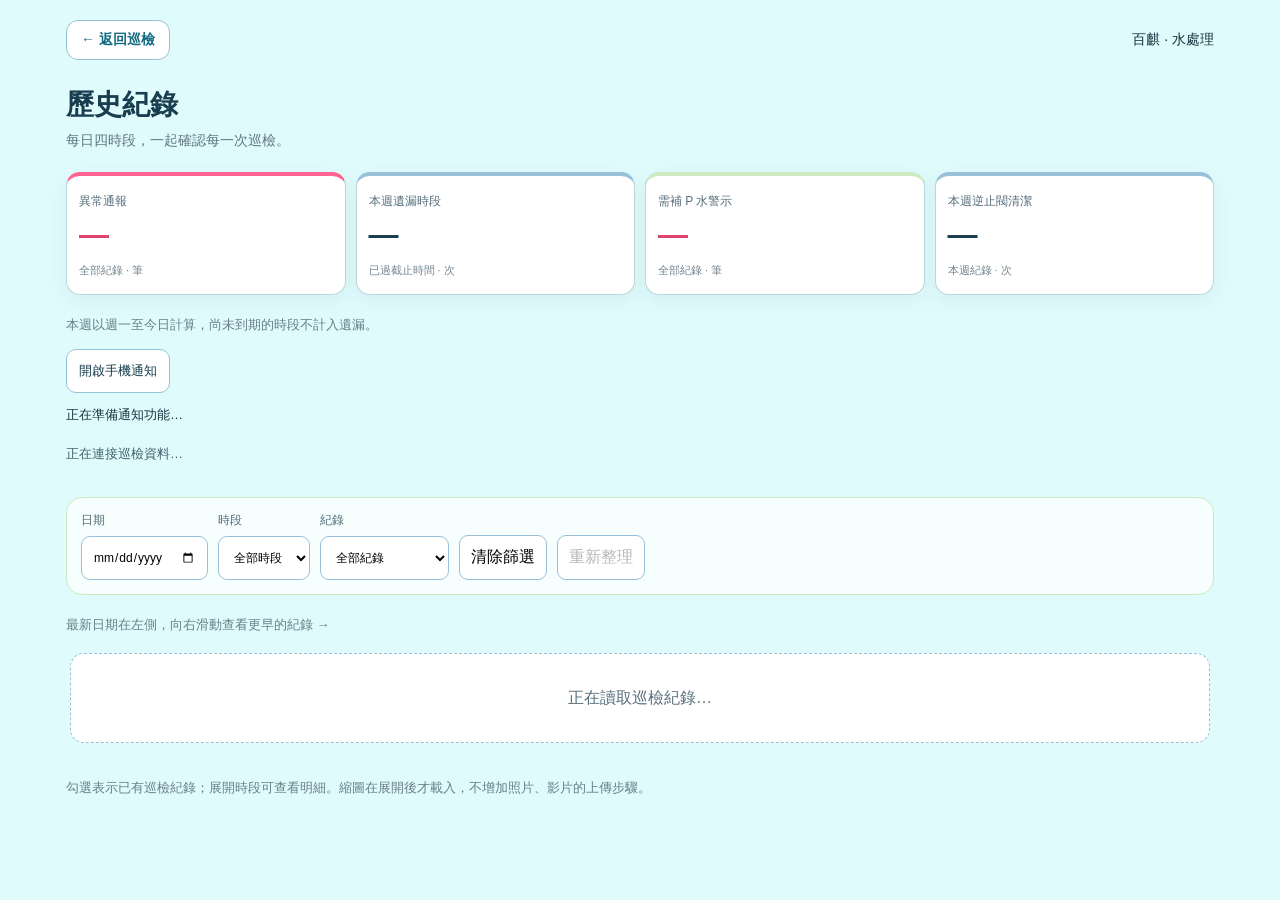
<file: history.html>
<!doctype html>
<html lang="zh-Hant">
<head>
  <meta charset="utf-8">
  <meta name="viewport" content="width=device-width, initial-scale=1">
  <meta name="theme-color" content="#126b82">
  <title>歷史紀錄｜百麒水處理</title>
  <link rel="stylesheet" href="app.css?v=20261120-rules2">
  <script src="config.js"></script>
  <script src="transport.js?v=20261120-4"></script>
  <script src="history-core.js?v=20261120-rules2"></script>
  <script src="history.js?v=motor1" defer></script>
<link rel="manifest" href="manifest.webmanifest">
<meta name="apple-mobile-web-app-capable" content="yes">
<meta name="apple-mobile-web-app-title" content="水處理巡檢">
<script src="push.js?v=1" defer></script>
<script src="https://cdn.onesignal.com/sdks/web/v16/OneSignalSDK.page.js" defer></script>
</head>
<body style="margin:0;font-family:-apple-system,BlinkMacSystemFont,'Segoe UI',sans-serif">
<main class="history-shell">
  <nav class="top-nav"><a href="index.html">← 返回巡檢</a><span>百麒 · 水處理</span></nav>
  <header class="history-heading"><h1>歷史紀錄</h1><p>每日四時段，一起確認每一次巡檢。</p></header>
  <section class="summary-grid" aria-label="巡檢警示">
    <div class="summary-card alert"><span>異常通報</span><strong id="abnormalCount">—</strong><small>全部紀錄 · 筆</small></div>
    <div class="summary-card"><span>本週遺漏時段</span><strong id="missingCount">—</strong><small>已過截止時間 · 次</small></div>
    <div class="summary-card alert"><span>需補 P 水警示</span><strong id="pWaterCount">—</strong><small>全部紀錄 · 筆</small></div>
    <div class="summary-card"><span>本週逆止閥清潔</span><strong id="valveCount">—</strong><small>本週紀錄 · 次</small></div>
  </section>
  <p id="weekRange" class="history-message">本週以週一至今日計算，尚未到期的時段不計入遺漏。</p>
  <div style="margin:12px 0;font-size:13px"><button id="enablePush" type="button" style="padding:12px;border:1px solid #98c1d9;border-radius:10px;background:white;color:#173d4e" disabled>開啟手機通知</button><p id="pushStatus" role="status">正在準備通知功能…</p></div>
<div id="connectionStatus" class="connection-status" role="status">正在連接巡檢資料…</div>
  <div class="history-filters">
    <label>日期<input type="date" id="filterDate"></label>
    <label>時段<select id="filterShift"><option value="ALL">全部時段</option><option value="06:00">06:00</option><option value="12:00">12:00</option><option value="17:00">17:00</option><option value="收尾">收尾</option></select></label>
    <label>紀錄<select id="filterStatus"><option value="ALL">全部紀錄</option><option value="ISSUE">異常 / 需補 P 水</option><option value="VALVE">逆止閥清潔</option><option value="REFILLED">已補 P 水</option></select></label>
    <button type="button" id="clearFilters">清除篩選</button>
    <button type="button" id="refreshHistory">重新整理</button>
  </div>
  <p class="history-message scroll-hint">最新日期在左側，向右滑動查看更早的紀錄 →</p>
  <div id="recordsContainer" aria-live="polite" aria-label="每日巡檢紀錄，可橫向滑動"><div class="empty-state">正在讀取巡檢紀錄…</div></div>
  <button id="loadMore" type="button" class="load-more" hidden>載入更早紀錄</button>
  <p class="history-message">勾選表示已有巡檢紀錄；展開時段可查看明細。縮圖在展開後才載入，不增加照片、影片的上傳步驟。</p>
</main>
<dialog id="mediaDialog" class="media-dialog" aria-label="照片與影片預覽">
  <div class="dialog-actions"><a id="originalMedia" target="_blank" rel="noopener noreferrer">在 Google Drive 開啟 ↗</a><button id="closeMedia" type="button">關閉 ✕</button></div>
  <div id="mediaContent"></div>
</dialog>
</body>
</html>
</file>
<file: app.css>
*{box-sizing:border-box}body{background:#e0fbfc!important;color:#17333f}a{color:#126b82}.top-nav{display:flex;align-items:center;justify-content:space-between;gap:12px;margin:0 0 16px;font-size:14px}.top-nav a{padding:10px 14px;background:white;border:1px solid #cbdce2;border-radius:12px;text-decoration:none;font-weight:700}.last-inspection{background:#fff;border:1px solid #cbdce2;border-left:4px solid #137d8a;border-radius:12px;padding:16px;margin-bottom:12px;display:grid;gap:5px}.last-inspection span{color:#617582;font-size:13px}.last-inspection strong{font-size:16px}.last-inspection button{justify-self:end;border:0;background:transparent;color:#126b82;padding:8px;cursor:pointer}.connection-status{font-size:13px;color:#42636d;padding:8px 0 14px;overflow-wrap:anywhere}.connection-error{color:#a33320}.history-shell{max-width:720px;margin:auto;padding:20px 16px 60px}.history-heading{margin:26px 0 22px}.history-heading h1{font-size:28px;margin:0 0 8px}.history-heading p{color:#607683;font-size:14px;margin:0}.summary-grid{display:grid;grid-template-columns:repeat(3,1fr);gap:10px;margin:20px 0}.summary-card{background:white;padding:16px 12px;border:1px solid #d6e1e6;border-radius:14px}.summary-card span{font-size:12px;color:#566e7b;display:block;line-height:1.5}.summary-card strong{font-size:30px;display:block;margin:8px 0;color:#173d4e}.summary-card small{font-size:11px;color:#728591}.summary-card.alert strong{color:#a43823}.history-filters{display:flex;gap:10px;flex-wrap:wrap;align-items:end;margin:20px 0}.history-filters label{font-size:12px;color:#536d78;display:grid;gap:7px}.history-filters input,.history-filters select,.history-filters button,.load-more{font:inherit;padding:11px;border:1px solid #cad9df;background:white;border-radius:9px;min-height:44px;max-width:100%}.day-card{border:1px solid #d2dfe4;border-radius:16px;background:white;padding:16px;margin-bottom:18px}.day-card h2{text-align:right;font-size:18px;margin:0 2px 14px}.slot{border:1px solid #d2dfe4;border-radius:10px;margin-top:9px;overflow:hidden}.slot summary{list-style:none;cursor:pointer;display:flex;justify-content:space-between;align-items:center;gap:12px;padding:15px;min-height:65px}.slot summary::-webkit-details-marker{display:none}.slot-name{font-size:20px;font-weight:650}.slot-sub{display:block;font-size:12px;color:#6b7e87;margin-top:4px;font-weight:400}.slot-check{width:25px;height:25px;border:2px solid #93acb7;border-radius:5px;display:grid;place-items:center;color:#137d8a;font-size:22px;font-weight:800;flex-shrink:0}.slot.complete{border-color:#8ec3c7}.slot.complete .slot-check{border-color:#16828b;background:#f1faf9}.valve-note{font-size:12px;color:#b42318;display:block;margin-top:7px}.slot.overdue .slot-sub{color:#a43b25}.slot-body{padding:0 15px 16px;border-top:1px solid #e7eef1}.inspection-detail{padding:16px 0;border-bottom:1px solid #e3ebee}.inspection-detail:last-child{border-bottom:0}.inspection-detail h3{font-size:14px;margin:0 0 14px;color:#58717d}.record-fields{display:grid;grid-template-columns:1fr 1fr;gap:12px;margin:0}.record-fields div{padding:9px;background:#f6f8fa;border-radius:8px;min-width:0}.record-fields dt{font-size:12px;color:#657e89}.record-fields dd{font-size:14px;margin:5px 0 0;overflow-wrap:anywhere}.record-fields .bad{color:#ac3020;background:#fff5ee}.record-note{white-space:pre-wrap;overflow-wrap:anywhere;font-size:14px}.media-grid{display:grid;grid-template-columns:repeat(2,minmax(0,1fr));gap:10px;margin-top:16px}.media-button{position:relative;display:block;border:1px solid #d4e0e5;background:#f0f4f6;border-radius:10px;padding:0;overflow:hidden;text-align:left;cursor:pointer;color:#315361}.media-button img{display:block;width:100%;height:140px;object-fit:cover}.media-button span{display:block;padding:9px;font-size:12px}.media-button .play-badge{position:absolute;top:40px;left:calc(50% - 22px);background:#183643df;color:white;border-radius:50%;font-size:22px;padding:8px 14px}.empty-state{background:white;border:1px dashed #c4d5dd;padding:30px 18px;text-align:center;border-radius:14px;color:#58717d;line-height:1.8}.load-more{display:block;margin:18px auto;cursor:pointer}.media-dialog{border:0;border-radius:14px;background:#14232c;color:white;padding:14px;width:min(94vw,1000px);max-height:94dvh}.media-dialog::backdrop{background:#0c1822df}.media-dialog img{display:block;max-width:100%;max-height:75dvh;margin:auto;object-fit:contain}.media-dialog iframe{display:block;width:100%;height:70dvh;border:0;background:black}.dialog-actions{display:flex;justify-content:space-between;align-items:center;gap:12px;margin-bottom:12px}.dialog-actions button{padding:10px 16px;background:#fff;border:0;border-radius:8px;cursor:pointer}.dialog-actions a{color:white}.history-message{font-size:13px;color:#687e89;line-height:1.6}button,a,summary{touch-action:manipulation}button:focus-visible,a:focus-visible,summary:focus-visible{outline:3px solid #1990b2;outline-offset:3px}@media(max-width:400px){.summary-card{padding:12px 8px}.summary-card span{font-size:11px}.record-fields{grid-template-columns:1fr}.history-filters{gap:8px}.history-filters label{flex:1;min-width:125px}.media-button img{height:110px}}

[hidden]{display:none!important}


/* 橫向每日歷史卡片 — 最新在左，越舊越往右 */
.history-shell{max-width:1180px}
.history-heading h1{color:#173d4e}
.top-nav a{border-color:#98c1d9;background:#fff}
.summary-card{border-color:#b8d9d7;box-shadow:0 6px 18px rgba(44,91,110,.07)}
.summary-card:nth-child(1){border-top:4px solid #ff6392}
.summary-card:nth-child(2){border-top:4px solid #98c1d9}
.summary-card:nth-child(3){border-top:4px solid #cdeac0}
.summary-card.alert strong{color:#df426f}
.history-filters{padding:14px;background:rgba(255,255,255,.72);border:1px solid #cdeac0;border-radius:16px}
.history-filters input,.history-filters select,.history-filters button,.load-more{border-color:#98c1d9}
#recordsContainer{display:flex;gap:16px;align-items:flex-start;overflow-x:auto;overflow-y:visible;padding:4px 4px 22px;scroll-snap-type:x mandatory;scroll-padding-inline:4px;overscroll-behavior-inline:contain;-webkit-overflow-scrolling:touch;scrollbar-color:#98c1d9 rgba(255,255,255,.65);scrollbar-width:thin}
#recordsContainer::-webkit-scrollbar{height:8px}
#recordsContainer::-webkit-scrollbar-track{background:rgba(255,255,255,.65);border-radius:999px}
#recordsContainer::-webkit-scrollbar-thumb{background:#98c1d9;border-radius:999px}
.day-card{flex:0 0 clamp(310px,34vw,370px);width:clamp(310px,34vw,370px);margin:0;scroll-snap-align:start;border-color:#98c1d9;border-top:5px solid #98c1d9;box-shadow:0 10px 28px rgba(45,87,105,.1)}
.day-card:nth-child(3n+2){border-top-color:#cdeac0}
.day-card:nth-child(3n){border-top-color:#ffb3c6}
.day-card h2{text-align:left;display:flex;align-items:center;justify-content:space-between;color:#173d4e}
.day-card h2::after{content:"每日紀錄";font-size:11px;font-weight:700;letter-spacing:.08em;color:#577481;background:#e0fbfc;border-radius:999px;padding:6px 9px}
.slot{border-color:#c8dde5;background:#fff}
.slot.complete{border-color:#78b6c8;background:linear-gradient(90deg,rgba(224,251,252,.75),#fff 46%)}
.slot.complete .slot-check{border-color:#5e9fb6;background:#e0fbfc;color:#2f7e96}
.valve-note,.slot.overdue .slot-sub{color:#dc3f6c}
.empty-state{min-width:100%;border-color:#98c1d9}
.load-more{margin:18px 0 18px auto;background:#98c1d9;color:#17333f;border-color:#98c1d9;font-weight:700}
@media(max-width:600px){
  .history-shell{padding-inline:14px}
  #recordsContainer{margin-inline:-14px;padding-left:14px;padding-right:30px;scroll-padding-inline:14px}
  .day-card{flex-basis:calc(100vw - 48px);width:calc(100vw - 48px);min-width:280px}
}


/* 2026-11-20 巡檢規則與緊湊卡片 */
.last-inspection-inline{margin:10px 2px 0;color:#607683;font-size:13px;line-height:1.6}
.last-inspection-inline strong{color:#173d4e;font-weight:750}
.last-inspection-inline button{border:0;background:transparent;color:#126b82;font:inherit;font-weight:700;padding:6px 8px;margin-left:4px;cursor:pointer}
.summary-grid{grid-template-columns:repeat(4,1fr)}
.summary-card:nth-child(4){border-top:4px solid #98c1d9}
.day-card{flex-basis:clamp(250px,27.2vw,296px);width:clamp(250px,27.2vw,296px)}
.slot.overdue{background:#fff3f6;border-color:#ffd7e2}
.slot.overdue summary{background:#fff3f6}
.slot.covered{background:#f7fbf5;border-color:#cdeac0}
.slot.covered .slot-sub{color:#5d7760}
@media(max-width:700px){.summary-grid{grid-template-columns:repeat(2,1fr)}}
@media(max-width:600px){
  .day-card{flex-basis:min(80vw,296px);width:min(80vw,296px);min-width:250px}
}
</file>
